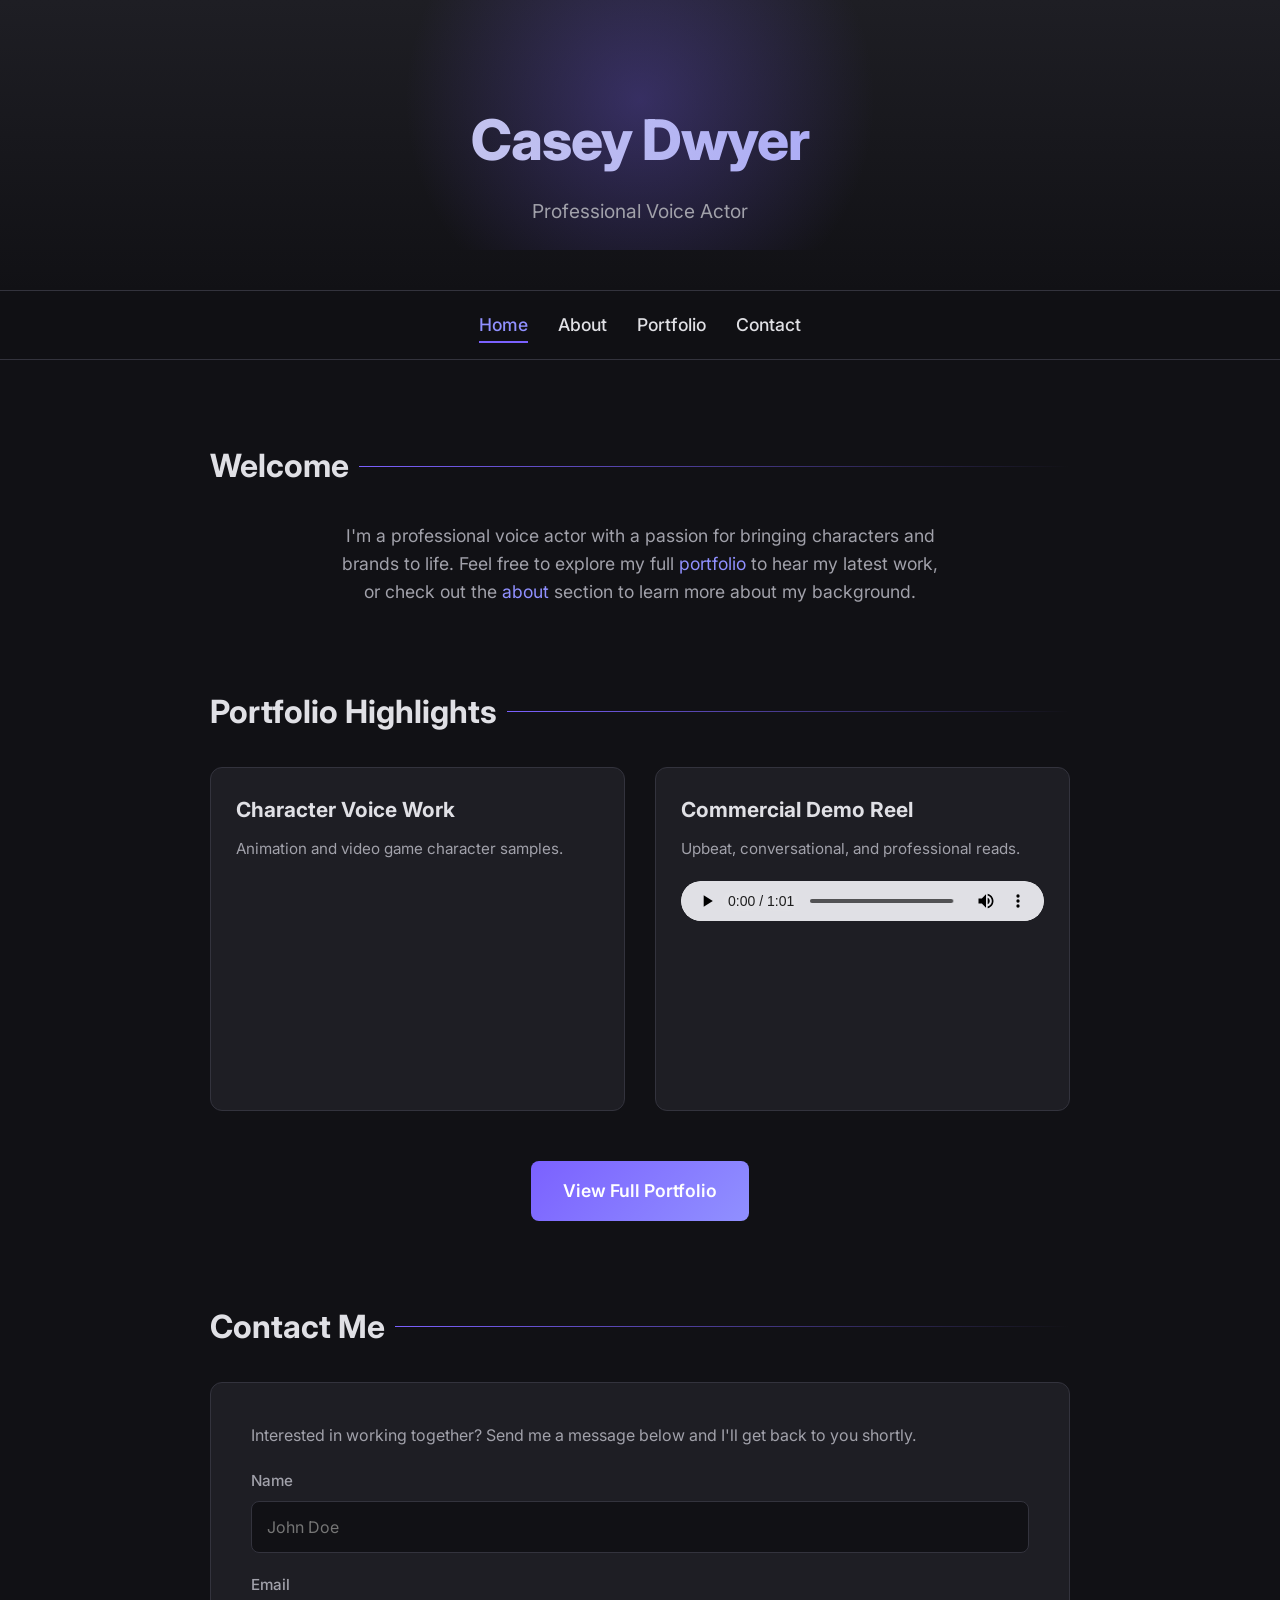
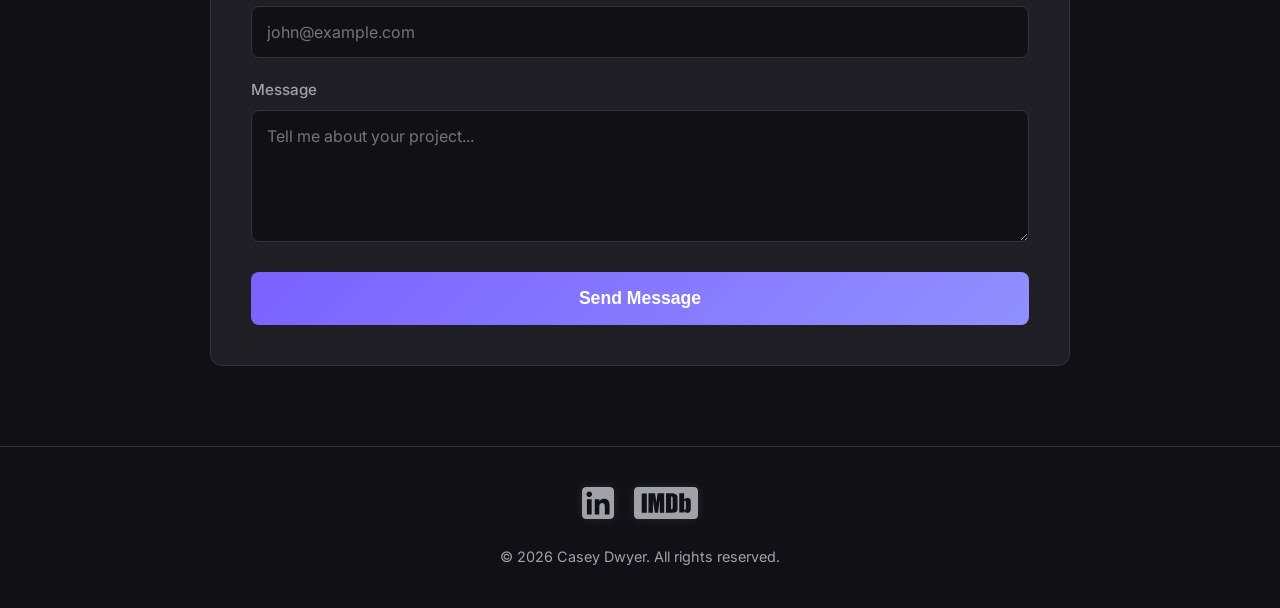
<file: index.html>
<!DOCTYPE html>
<html lang="en">

<head>
    <meta charset="UTF-8">
    <meta name="viewport" content="width=device-width, initial-scale=1.0">
    <title>Casey Dwyer | Voice Actor</title>

    <!-- Google Fonts for typography -->
    <link rel="preconnect" href="https://fonts.googleapis.com">
    <link rel="preconnect" href="https://fonts.gstatic.com" crossorigin>
    <link href="https://fonts.googleapis.com/css2?family=Inter:wght@400;500;600;800&display=swap" rel="stylesheet">

    <!-- External CSS -->
    <link rel="stylesheet" href="styles.css">
</head>

<body>

    <header>
        <h1>Casey Dwyer</h1>
        <p>Professional Voice Actor</p>
    </header>

    <nav>
        <a href="index.html" class="nav-active">Home</a>
        <a href="about.html">About</a>
        <a href="portfolio.html">Portfolio</a>
        <a href="#contact">Contact</a>
    </nav>

    <main>
        <section id="intro" style="text-align: center;">
            <h2>Welcome</h2>
            <p style="color: var(--text-secondary); max-width: 600px; margin: 0 auto; line-height: 1.6; font-size: 1.1rem;">
                I'm a professional voice actor with a passion for bringing characters and brands to life. Feel free to explore my full <a href="portfolio.html" style="color: var(--accent-periwinkle); text-decoration: none;">portfolio</a> to hear my latest work, or check out the <a href="about.html" style="color: var(--accent-periwinkle); text-decoration: none;">about</a> section to learn more about my background.
            </p>
        </section>
        <section id="highlights">
            <h2>Portfolio Highlights</h2>
            <div class="media-grid">
                <!-- Video Demo Reel -->
                <div class="card video-card">
                    <h3>Character Voice Work</h3>
                    <p class="media-description">Animation and video game character samples.</p>
                    <div class="video-container">
                        <iframe src="https://www.youtube.com/embed/0z7kUqwq55E?si=Ysy7GnpiVF2UFKm1"
                            allowfullscreen></iframe>
                    </div>
                </div>
                
                <!-- Audio Demo Reel -->
                <div class="card audio-card">
                    <h3>Commercial Demo Reel</h3>
                    <p class="media-description">Upbeat, conversational, and professional reads.</p>
                    <div class="audio-wrapper">
                        <audio controls>
                            <source src="Casey Dwyer Commercial Demo.mp3" type="audio/mpeg">
                            Your browser does not support the audio element.
                        </audio>
                    </div>
                </div>
            </div>
            <div style="text-align: center; margin-top: 40px;">
                <a href="portfolio.html" class="btn">View Full Portfolio</a>
            </div>
        </section>

        <section id="contact">
            <h2>Contact Me</h2>

            <div class="contact-container">
                <p style="margin-bottom: 20px; color: var(--text-secondary);">Interested in working together? Send me a
                    message below and I'll get back to you shortly.</p>

                <!-- Formspree Integration -->
                <!-- Replace 'YOUR_ENDPOINT_HERE' with your actual Formspree endpoint -->
                <form action="https://formspree.io/f/xzdodvlr" method="POST">
                    <div class="form-group">
                        <label for="name">Name</label>
                        <input type="text" id="name" name="name" required placeholder="John Doe">
                    </div>

                    <div class="form-group">
                        <label for="email">Email</label>
                        <input type="email" id="email" name="_replyto" required placeholder="john@example.com">
                    </div>

                    <div class="form-group">
                        <label for="message">Message</label>
                        <textarea id="message" name="message" rows="5" required
                            placeholder="Tell me about your project..."></textarea>
                    </div>

                    <button type="submit">Send Message</button>
                </form>
            </div>
        </section>
    </main>

    <footer>
        <div class="footer-socials">
            <a href="https://www.linkedin.com/in/caseydwyer/" target="_blank" class="social-icon" aria-label="LinkedIn">
                <img src="linkedin.svg" alt="LinkedIn" class="brand-logo">
            </a>
            <a href="https://www.imdb.com/name/nm3763871/" target="_blank" class="social-icon" aria-label="IMDb">
                <img src="imdb.svg" alt="IMDb" class="brand-logo">
            </a>
        </div>
        <p>&copy; 2026 Casey Dwyer. All rights reserved.</p>
    </footer>

    <!-- External JS -->
    <script src="script.js"></script>
</body>

</html>
</file>
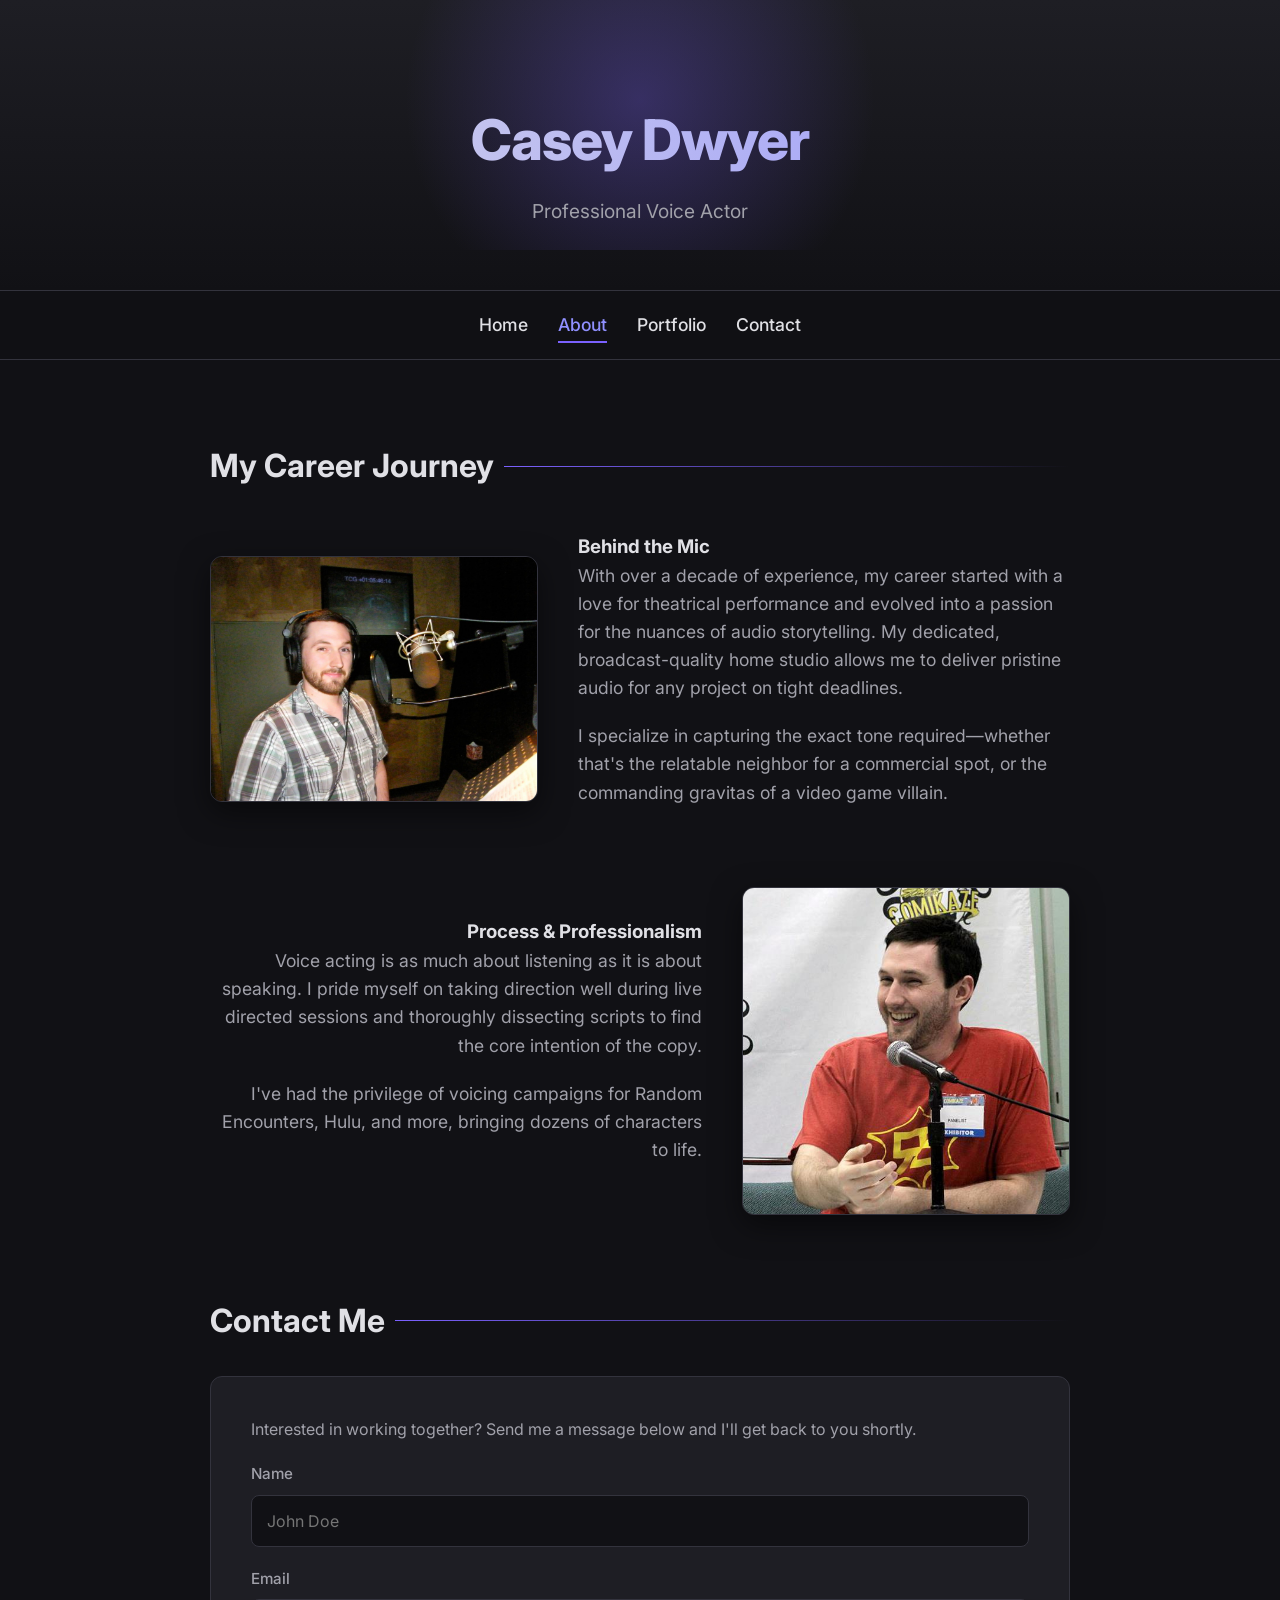
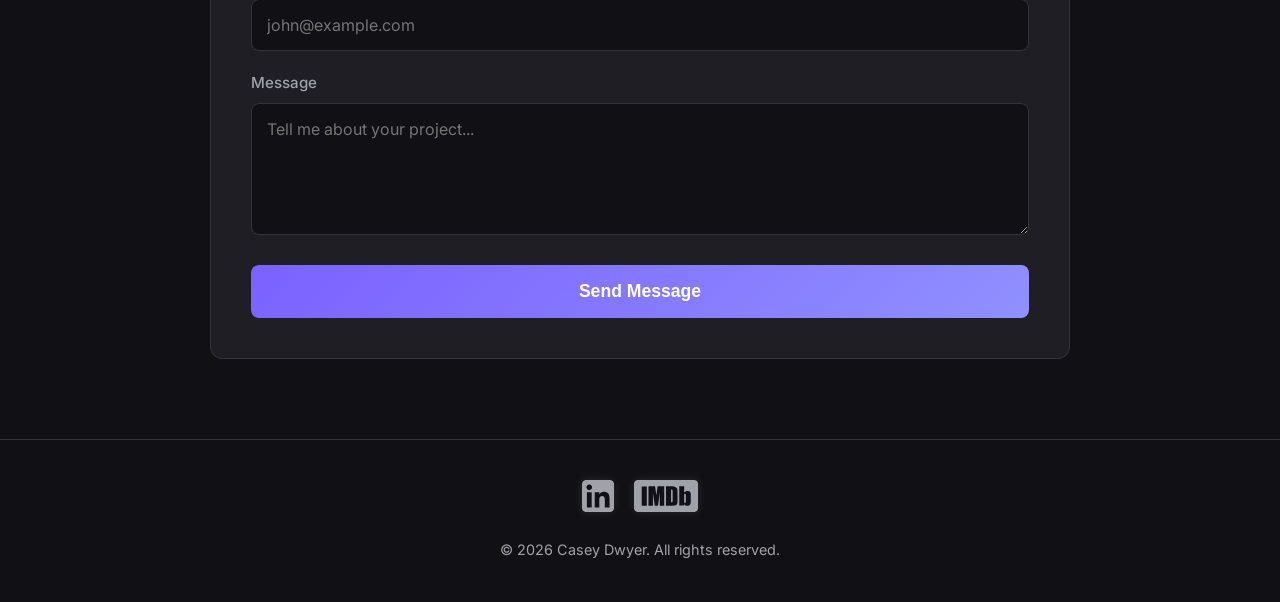
<file: about.html>
<!DOCTYPE html>
<html lang="en">

<head>
    <meta charset="UTF-8">
    <meta name="viewport" content="width=device-width, initial-scale=1.0">
    <title>About | Casey Dwyer Voice Actor</title>

    <!-- Google Fonts for typography -->
    <link rel="preconnect" href="https://fonts.googleapis.com">
    <link rel="preconnect" href="https://fonts.gstatic.com" crossorigin>
    <link href="https://fonts.googleapis.com/css2?family=Inter:wght@400;500;600;800&display=swap" rel="stylesheet">

    <!-- External CSS -->
    <link rel="stylesheet" href="styles.css">
</head>

<body>

    <header>
        <h1>Casey Dwyer</h1>
        <p>Professional Voice Actor</p>
    </header>

    <nav>
        <a href="index.html">Home</a>
        <a href="about.html" class="nav-active">About</a>
        <a href="portfolio.html">Portfolio</a>
        <a href="#contact">Contact</a>
    </nav>

    <main>
        <section id="about">
            <h2>My Career Journey</h2>
            <div class="career-grid">

                <div class="career-item">
                    <img src="casey_bangzoom.jpg" alt="Recording Session in Booth at Bang Zoom!" class="career-image">
                    <div class="about-text">
                        <h3>Behind the Mic</h3>
                        <p>With over a decade of experience, my career started with a love for theatrical performance
                            and evolved into a passion for the nuances of audio storytelling. My dedicated,
                            broadcast-quality home studio allows me to deliver pristine audio for any project on tight
                            deadlines.</p>
                        <p>I specialize in capturing the exact tone required—whether that's the relatable neighbor for a
                            commercial spot, or the commanding gravitas of a video game villain.</p>
                    </div>
                </div>

                <div class="career-item">
                    <img src="casey_comikaze.jpg" alt="Casey Speaking to Fans at Comikaze" class="career-image">
                    <div class="about-text">
                        <h3>Process & Professionalism</h3>
                        <p>Voice acting is as much about listening as it is about speaking. I pride myself on taking
                            direction well during live directed sessions and thoroughly
                            dissecting scripts to find the core intention of the copy.</p>
                        <p>I've had the privilege of voicing campaigns for Random Encounters, Hulu, and more, bringing
                            dozens of characters to life.</p>
                    </div>
                </div>

            </div>
        </section>

        <section id="contact" style="margin-top: 80px;">
            <h2>Contact Me</h2>

            <div class="contact-container">
                <p style="margin-bottom: 20px; color: var(--text-secondary);">Interested in working together? Send me a
                    message below and I'll get back to you shortly.</p>

                <!-- Formspree Integration -->
                <!-- Replace 'YOUR_ENDPOINT_HERE' with your actual Formspree endpoint -->
                <form action="https://formspree.io/f/xzdodvlr" method="POST">
                    <div class="form-group">
                        <label for="name">Name</label>
                        <input type="text" id="name" name="name" required placeholder="John Doe">
                    </div>

                    <div class="form-group">
                        <label for="email">Email</label>
                        <input type="email" id="email" name="_replyto" required placeholder="john@example.com">
                    </div>

                    <div class="form-group">
                        <label for="message">Message</label>
                        <textarea id="message" name="message" rows="5" required
                            placeholder="Tell me about your project..."></textarea>
                    </div>

                    <button type="submit">Send Message</button>
                </form>
            </div>
        </section>
    </main>

    <footer>
        <div class="footer-socials">
            <a href="https://www.linkedin.com/in/caseydwyer/" target="_blank" class="social-icon" aria-label="LinkedIn">
                <img src="linkedin.svg" alt="LinkedIn" class="brand-logo">
            </a>
            <a href="https://www.imdb.com/name/nm3763871/" target="_blank" class="social-icon" aria-label="IMDb">
                <img src="imdb.svg" alt="IMDb" class="brand-logo">
            </a>
        </div>
        <p>&copy; 2026 Casey Dwyer. All rights reserved.</p>
    </footer>

    <!-- External JS -->
    <script src="script.js"></script>
</body>

</html>
</file>
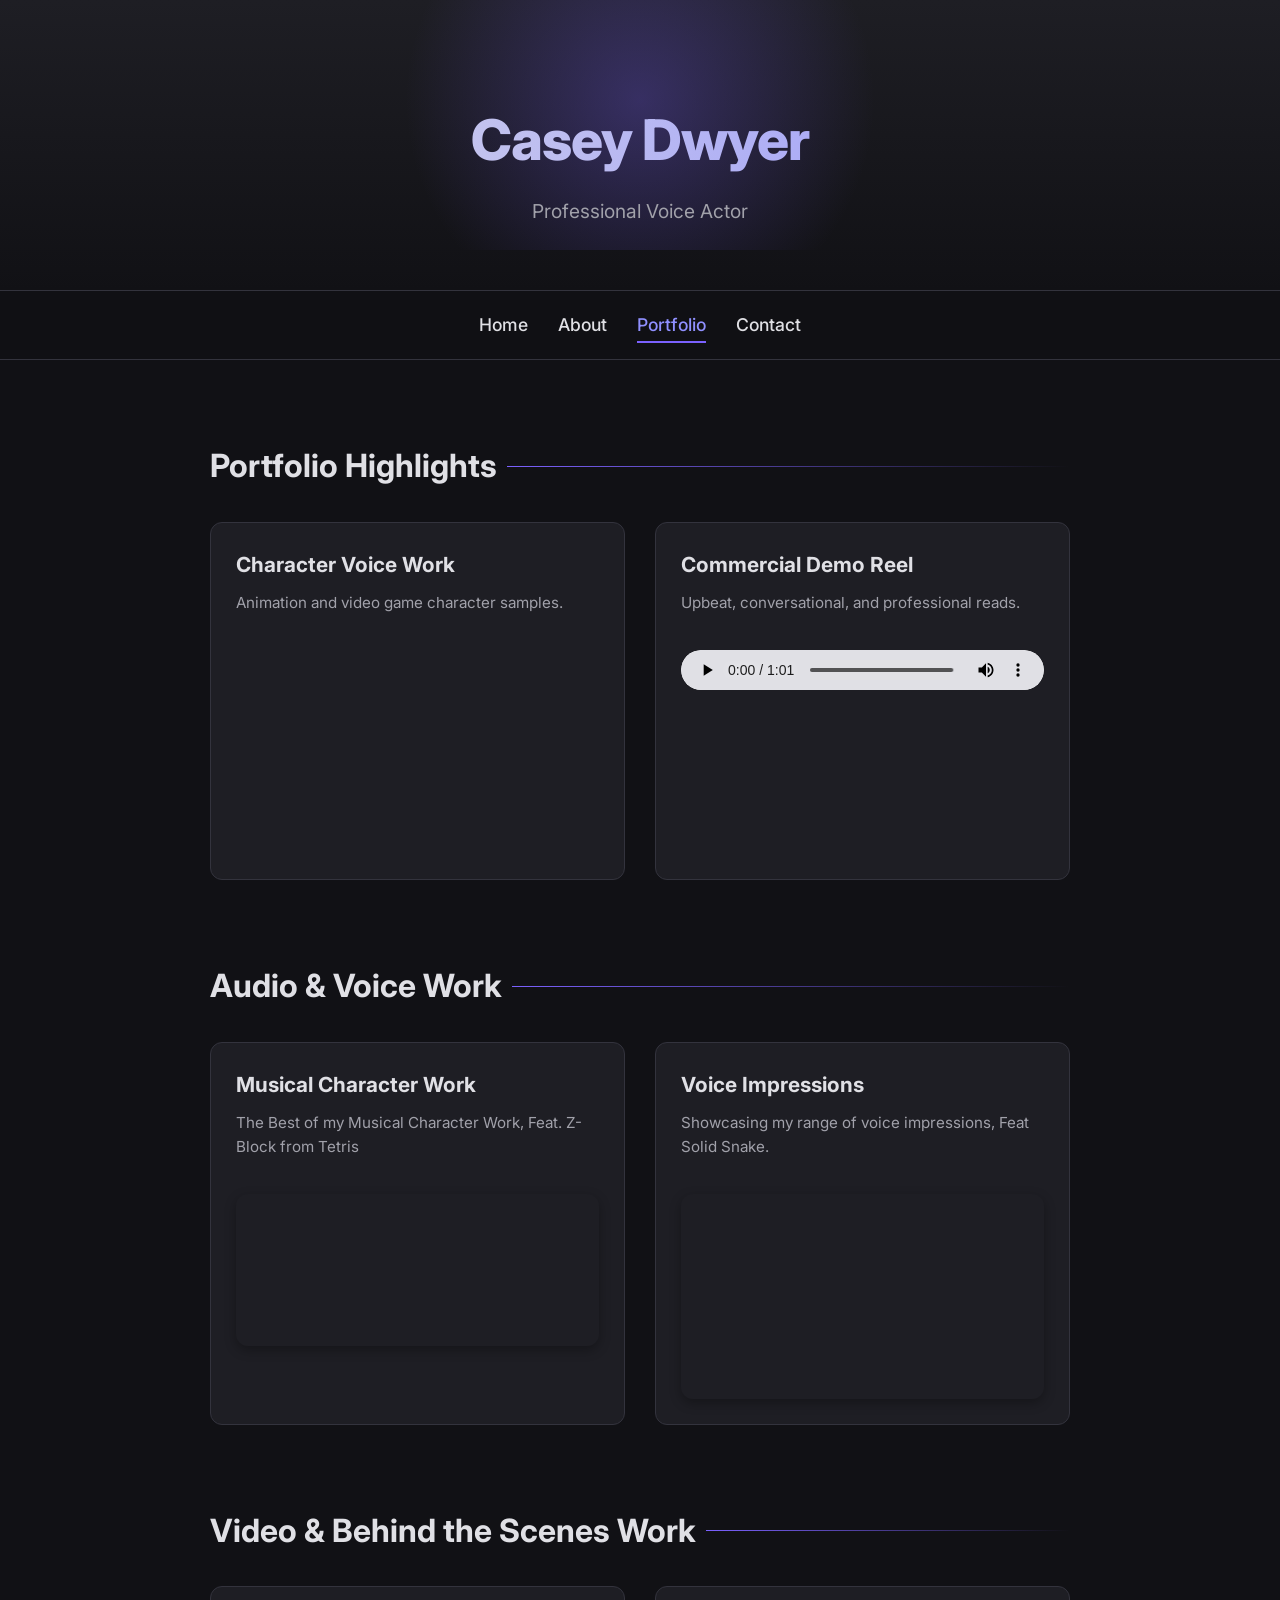
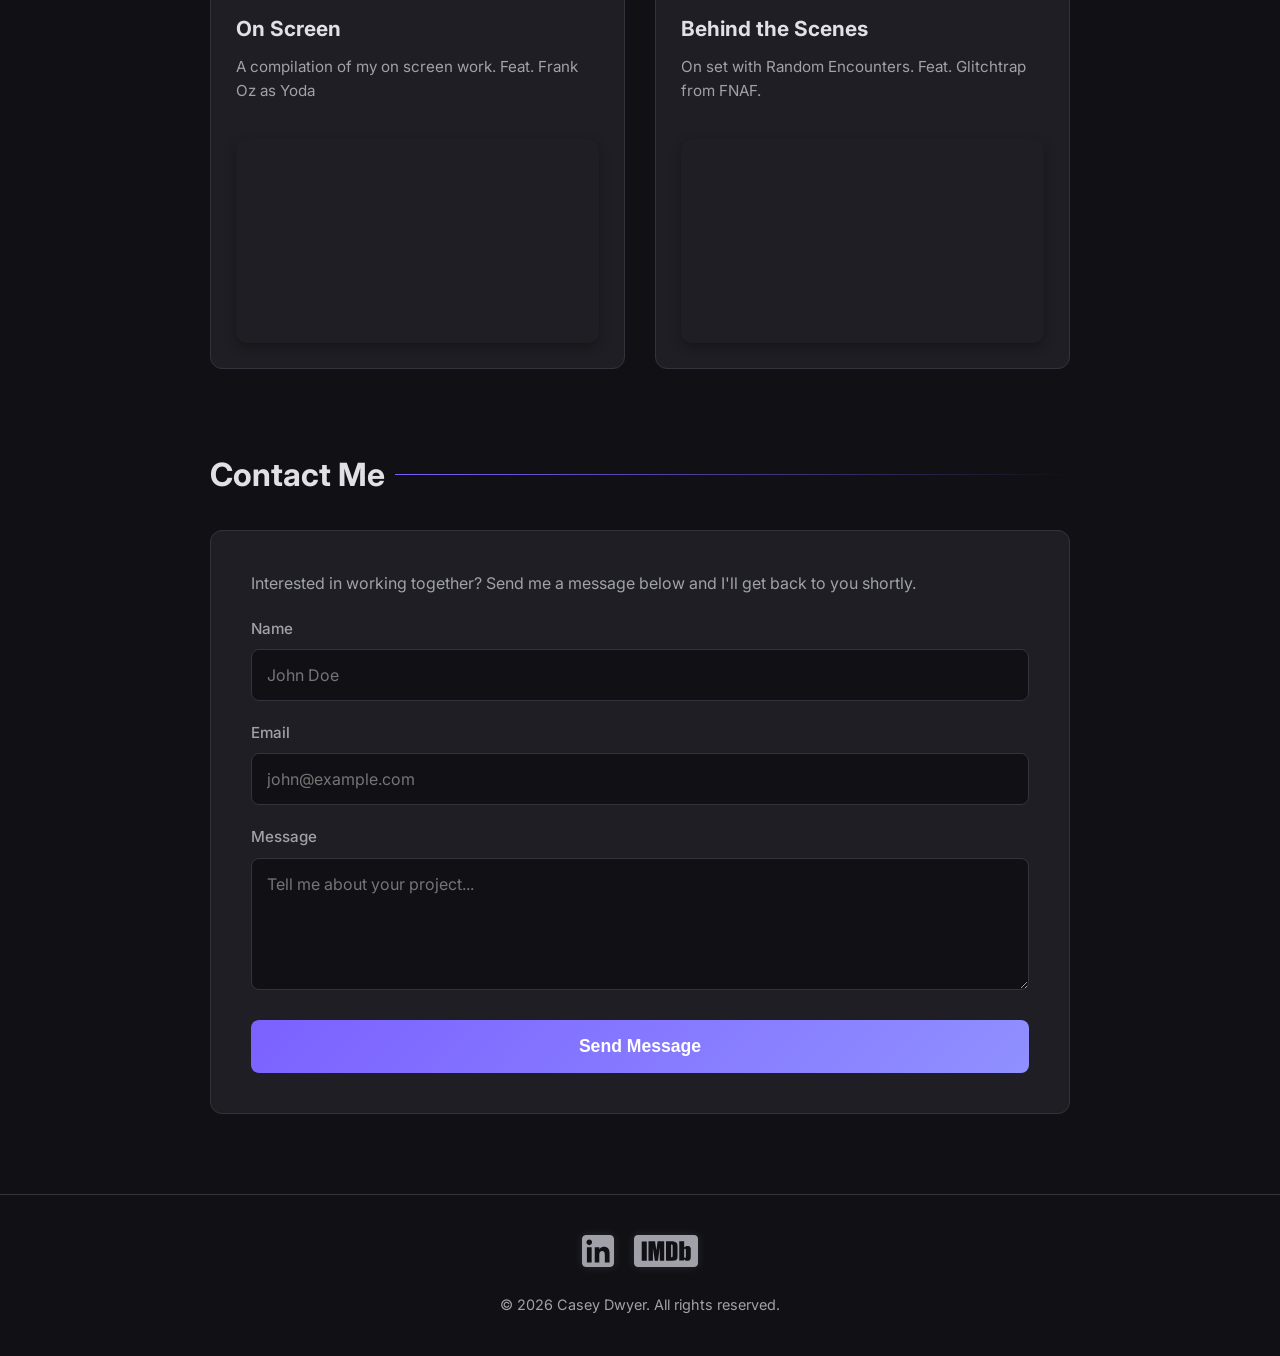
<file: portfolio.html>
<!DOCTYPE html>
<html lang="en">

<head>
    <meta charset="UTF-8">
    <meta name="viewport" content="width=device-width, initial-scale=1.0">
    <title>Portfolio | Casey Dwyer Voice Actor</title>

    <!-- Google Fonts for typography -->
    <link rel="preconnect" href="https://fonts.googleapis.com">
    <link rel="preconnect" href="https://fonts.gstatic.com" crossorigin>
    <link href="https://fonts.googleapis.com/css2?family=Inter:wght@400;500;600;800&display=swap" rel="stylesheet">

    <!-- External CSS -->
    <link rel="stylesheet" href="styles.css">
</head>

<body>

    <header>
        <h1>Casey Dwyer</h1>
        <p>Professional Voice Actor</p>
    </header>

    <nav>
        <a href="index.html">Home</a>
        <a href="about.html">About</a>
        <a href="portfolio.html" class="nav-active">Portfolio</a>
        <a href="#contact">Contact</a>
    </nav>

    <main>
        <section id="highlights">
            <h2>Portfolio Highlights</h2>
            <div class="media-grid">
                <!-- Video Demo Reel -->
                <div class="card video-card portfolio-item">
                    <h3>Character Voice Work</h3>
                    <p class="media-description">Animation and video game character samples.</p>
                    <div class="video-container">
                        <iframe src="https://www.youtube.com/embed/0z7kUqwq55E?si=Ysy7GnpiVF2UFKm1"
                            allowfullscreen></iframe>
                    </div>
                </div>

                <!-- Audio Demo Reel -->
                <div class="card audio-card portfolio-item">
                    <h3>Commercial Demo Reel</h3>
                    <p class="media-description">Upbeat, conversational, and professional reads.</p>
                    <div class="audio-wrapper">
                        <audio controls>
                            <source src="Casey Dwyer Commercial Demo.mp3" type="audio/mpeg">
                            Your browser does not support the audio element.
                        </audio>
                    </div>
                </div>
            </div>
        </section>

        <section id="portfolio" style="margin-top: 80px;">
            <h2>Audio & Voice Work</h2>
            <div class="media-grid">

                <div class="card portfolio-item">
                    <h3>Musical Character Work</h3>
                    <p class="media-description">The Best of my Musical Character Work, Feat. Z-Block from Tetris</p>
                    <iframe class="spotify-embed"
                        src="https://open.spotify.com/embed/track/1ZjYp2TiU2aZSojiUYYZId?utm_source=generator"
                        width="100%" height="152" allowfullscreen=""
                        allow="autoplay; clipboard-write; encrypted-media; fullscreen; picture-in-picture"
                        loading="lazy"></iframe>
                </div>

                <div class="card portfolio-item">
                    <h3>Voice Impressions</h3>
                    <p class="media-description">Showcasing my range of voice impressions, Feat Solid Snake.</p>
                    <iframe class="youtube-embed" src="https://www.youtube.com/embed/8XfxRnSzyak?si=4S_QjOSTwb2G2RhC"
                        allow="accelerometer; autoplay; clipboard-write; encrypted-media; gyroscope; picture-in-picture"
                        allowfullscreen></iframe>
                </div>

            </div>
        </section>

        <section id="video-work">
            <h2>Video & Behind the Scenes Work</h2>
            <div class="media-grid">

                <div class="card portfolio-item">
                    <h3>On Screen</h3>
                    <p class="media-description">A compilation of my on screen work. Feat. Frank Oz as Yoda</p>
                    <iframe class="youtube-embed" src="https://www.youtube.com/embed/drXZVsa-3ng?si=hn4ImcddgIUxUJ16"
                        allow="accelerometer; autoplay; clipboard-write; encrypted-media; gyroscope; picture-in-picture"
                        allowfullscreen></iframe>
                </div>

                <div class="card portfolio-item">
                    <h3>Behind the Scenes</h3>
                    <p class="media-description">On set with Random Encounters. Feat. Glitchtrap from FNAF.</p>
                    <iframe class="youtube-embed" src="https://www.youtube.com/embed/X8VzoQ5rXg0?si=M6FtdZnXaF035llJ"
                        allow="accelerometer; autoplay; clipboard-write; encrypted-media; gyroscope; picture-in-picture"
                        allowfullscreen></iframe>
                </div>

            </div>
        </section>

        <section id="contact" style="margin-top: 80px;">
            <h2>Contact Me</h2>

            <div class="contact-container">
                <p style="margin-bottom: 20px; color: var(--text-secondary);">Interested in working together? Send me a
                    message below and I'll get back to you shortly.</p>

                <!-- Formspree Integration -->
                <!-- Replace 'YOUR_ENDPOINT_HERE' with your actual Formspree endpoint -->
                <form action="https://formspree.io/f/xzdodvlr" method="POST">
                    <div class="form-group">
                        <label for="name">Name</label>
                        <input type="text" id="name" name="name" required placeholder="John Doe">
                    </div>

                    <div class="form-group">
                        <label for="email">Email</label>
                        <input type="email" id="email" name="_replyto" required placeholder="john@example.com">
                    </div>

                    <div class="form-group">
                        <label for="message">Message</label>
                        <textarea id="message" name="message" rows="5" required
                            placeholder="Tell me about your project..."></textarea>
                    </div>

                    <button type="submit">Send Message</button>
                </form>
            </div>
        </section>
    </main>

    <footer>
        <div class="footer-socials">
            <a href="https://www.linkedin.com/in/caseydwyer/" target="_blank" class="social-icon" aria-label="LinkedIn">
                <img src="linkedin.svg" alt="LinkedIn" class="brand-logo">
            </a>
            <a href="https://www.imdb.com/name/nm3763871/" target="_blank" class="social-icon" aria-label="IMDb">
                <img src="imdb.svg" alt="IMDb" class="brand-logo">
            </a>
        </div>
        <p>&copy; 2026 Casey Dwyer. All rights reserved.</p>
    </footer>

    <!-- External JS -->
    <script src="script.js"></script>
</body>

</html>
</file>
<file: styles.css>
/* Dark Mode Theme */
:root {
    /* Color Palette */
    --bg-main: #111115;
    /* Deep dark space grey */
    --bg-surface: #1E1E24;
    /* Lighter dark grey for cards */
    --bg-surface-hover: #26262E;

    --text-primary: #E0E0E5;
    /* Silver/Light Grey */
    --text-secondary: #A1A1AA;
    /* Darker Silver */

    --accent-violet: #7B61FF;
    /* Violet */
    --accent-periwinkle: #9090FF;
    /* Lighter highlight */
    --accent-glow: rgba(123, 97, 255, 0.3);

    --border-color: #33333D;

    /* Typography */
    --font-main: 'Inter', 'Segoe UI', Tahoma, Geneva, Verdana, sans-serif;

    /* Layout */
    --max-width: 900px;
}

* {
    box-sizing: border-box;
    margin: 0;
    padding: 0;
}

body {
    font-family: var(--font-main);
    background-color: var(--bg-main);
    color: var(--text-primary);
    line-height: 1.6;
    scroll-behavior: smooth;
    -webkit-font-smoothing: antialiased;
}

/* Header & Hero Section */
header {
    text-align: center;
    padding: 6rem 1rem 4rem;
    background: linear-gradient(180deg, rgba(30, 30, 36, 1) 0%, rgba(17, 17, 21, 1) 100%);
    border-bottom: 1px solid var(--border-color);
    position: relative;
    overflow: hidden;
}

header::before {
    content: '';
    position: absolute;
    top: -50px;
    left: 50%;
    transform: translateX(-50%);
    width: 600px;
    height: 300px;
    background: radial-gradient(circle, var(--accent-glow) 0%, transparent 70%);
    z-index: 0;
    pointer-events: none;
}

header h1 {
    margin: 0;
    font-size: 3.5rem;
    font-weight: 800;
    letter-spacing: -1px;
    background: linear-gradient(90deg, var(--text-primary), var(--accent-periwinkle));
    -webkit-background-clip: text;
    background-clip: text;
    -webkit-text-fill-color: transparent;
    position: relative;
    z-index: 1;
}

header p {
    font-size: 1.2rem;
    color: var(--text-secondary);
    margin-top: 10px;
    position: relative;
    z-index: 1;
}

/* Social Links */
.social-links {
    margin-top: 25px;
    display: flex;
    justify-content: center;
    gap: 15px;
    position: relative;
    z-index: 1;
}

.social-pill {
    padding: 8px 24px;
    background: rgba(255, 255, 255, 0.03);
    border: 1px solid var(--border-color);
    border-radius: 20px;
    color: var(--text-primary);
    text-decoration: none;
    font-size: 0.95rem;
    font-weight: 500;
    transition: all 0.3s ease;
    backdrop-filter: blur(5px);
}

.social-pill:hover {
    background: var(--bg-surface-hover);
    border-color: var(--accent-violet);
    box-shadow: 0 0 15px var(--accent-glow);
    color: var(--accent-periwinkle);
    transform: translateY(-2px);
}

/* Navigation */
nav {
    display: flex;
    justify-content: center;
    gap: 30px;
    padding: 20px;
    background: rgba(17, 17, 21, 0.9);
    backdrop-filter: blur(10px);
    position: sticky;
    top: 0;
    z-index: 100;
    border-bottom: 1px solid var(--border-color);
}

nav a {
    color: var(--text-primary);
    text-decoration: none;
    font-weight: 500;
    font-size: 1.1rem;
    transition: all 0.3s ease;
    position: relative;
}

nav a::after {
    content: '';
    position: absolute;
    width: 0;
    height: 2px;
    bottom: -4px;
    left: 0;
    background-color: var(--accent-violet);
    transition: width 0.3s ease;
}



nav a:hover,
nav a.nav-active {
    color: var(--accent-periwinkle);
}

nav a.nav-active::after {
    width: 100%;
}

nav a:hover::after {
    width: 100%;
}

/* Sections */
section {
    max-width: var(--max-width);
    margin: 80px auto;
    padding: 0 20px;
}

h2 {
    font-size: 2rem;
    margin-bottom: 30px;
    color: var(--text-primary);
    display: flex;
    align-items: center;
    gap: 10px;
}

h2::after {
    content: '';
    height: 1px;
    flex-grow: 1;
    background: linear-gradient(90deg, var(--accent-violet), transparent);
}

/* About Section */
.about-container {
    display: grid;
    grid-template-columns: 1fr 1fr;
    gap: 40px;
    align-items: center;
}

.about-text p {
    font-size: 1.1rem;
    color: var(--text-secondary);
    margin-bottom: 20px;
}

.about-image {
    width: 100%;
    border-radius: 12px;
    border: 1px solid var(--border-color);
    box-shadow: 0 10px 30px rgba(0, 0, 0, 0.5);
    transition: transform 0.3s ease, box-shadow 0.3s ease;
}

.about-image:hover {
    transform: translateY(-5px);
    box-shadow: 0 15px 40px var(--accent-glow);
}

/* Media Grid */
.media-grid {
    display: grid;
    grid-template-columns: repeat(auto-fit, minmax(300px, 1fr));
    gap: 30px;
}

.card {
    background: var(--bg-surface);
    padding: 25px;
    border-radius: 12px;
    border: 1px solid var(--border-color);
    transition: transform 0.3s ease, background-color 0.3s ease;
}

.card:hover {
    transform: translateY(-5px);
    background-color: var(--bg-surface-hover);
    border-color: var(--accent-violet);
}

.card h3 {
    margin-bottom: 10px;
    font-size: 1.3rem;
    color: var(--text-primary);
}

.card p,
.media-description {
    color: var(--text-secondary);
    font-size: 0.95rem;
    margin-bottom: 20px;
}

/* Portfolio & Media Embeds */
.portfolio-item {
    display: flex;
    flex-direction: column;
    height: 100%;
}

.spotify-embed,
.youtube-embed {
    width: 100%;
    border-radius: 12px;
    border: none;
    margin-top: 15px;
    box-shadow: 0 4px 12px rgba(0,0,0,0.3);
}

.youtube-embed {
    aspect-ratio: 16/9;
}

/* Career Grid */
.career-grid {
    display: flex;
    flex-direction: column;
    gap: 60px;
    margin-top: 40px;
}

.career-item {
    display: grid;
    grid-template-columns: 1fr 1.5fr;
    gap: 40px;
    align-items: center;
}

.career-item:nth-child(even) {
    grid-template-columns: 1.5fr 1fr;
    text-align: right;
}

.career-item:nth-child(even) .career-image {
    order: 2;
}

.career-image {
    width: 100%;
    border-radius: 12px;
    border: 1px solid var(--border-color);
    box-shadow: 0 10px 30px rgba(0, 0, 0, 0.5);
    transition: transform 0.3s ease, box-shadow 0.3s ease;
}

.career-image:hover {
    transform: scale(1.02);
    box-shadow: 0 15px 40px var(--accent-glow);
}

/* Custom Audio Player Wrapper */
.audio-wrapper {
    width: 100%;
    margin-top: 15px;
}

audio {
    width: 100%;
    height: 40px;
    border-radius: 20px;
    outline: none;
}

/* Webkit audio styling to make it fit dark mode slightly better */
audio::-webkit-media-controls-panel {
    background-color: var(--text-primary);
}

/* Video */
.video-container {
    position: relative;
    padding-bottom: 56.25%;
    /* 16:9 */
    height: 0;
    overflow: hidden;
    border-radius: 8px;
    margin-top: 15px;
}

.video-container iframe {
    position: absolute;
    top: 0;
    left: 0;
    width: 100%;
    height: 100%;
    border: none;
}

/* Contact Form */
.contact-container {
    background: var(--bg-surface);
    padding: 40px;
    border-radius: 12px;
    border: 1px solid var(--border-color);
}

form {
    display: flex;
    flex-direction: column;
    gap: 20px;
}

.form-group {
    display: flex;
    flex-direction: column;
    gap: 8px;
}

label {
    font-size: 0.95rem;
    color: var(--text-secondary);
    font-weight: 500;
}

input,
textarea {
    width: 100%;
    padding: 15px;
    background: var(--bg-main);
    border: 1px solid var(--border-color);
    color: var(--text-primary);
    border-radius: 8px;
    font-family: inherit;
    font-size: 1rem;
    transition: border-color 0.3s ease, box-shadow 0.3s ease;
}

input:focus,
textarea:focus {
    outline: none;
    border-color: var(--accent-periwinkle);
    box-shadow: 0 0 0 3px var(--accent-glow);
}

button[type="submit"],
.btn {
    padding: 16px 32px;
    background: linear-gradient(135deg, var(--accent-violet) 0%, var(--accent-periwinkle) 100%);
    color: white;
    border: none;
    border-radius: 8px;
    font-size: 1.1rem;
    font-weight: 600;
    cursor: pointer;
    transition: transform 0.2s ease, box-shadow 0.2s ease;
    margin-top: 10px;
    display: inline-block;
    text-decoration: none;
}

button[type="submit"]:hover,
.btn:hover {
    transform: translateY(-2px);
    box-shadow: 0 5px 15px var(--accent-glow);
}

button[type="submit"]:active,
.btn:active {
    transform: translateY(0);
}

/* Footer */
footer {
    text-align: center;
    padding: 40px;
    color: var(--text-secondary);
    font-size: 0.9rem;
    border-top: 1px solid var(--border-color);
    margin-top: 80px;
}

.footer-socials {
    display: flex;
    justify-content: center;
    gap: 20px;
    margin-bottom: 20px;
}

.brand-logo {
    height: 32px;
    width: auto;
    border-radius: 4px;
    transition: transform 0.3s ease, filter 0.3s ease;
    filter: drop-shadow(0 0 5px rgba(255,255,255,0.1));
}

.brand-logo:hover {
    transform: translateY(-3px);
    filter: drop-shadow(0 0 10px var(--accent-violet));
}

/* Responsive */
@media (max-width: 768px) {
    .about-container {
        grid-template-columns: 1fr;
    }

    header h1 {
        font-size: 2.5rem;
    }
}
</file>
